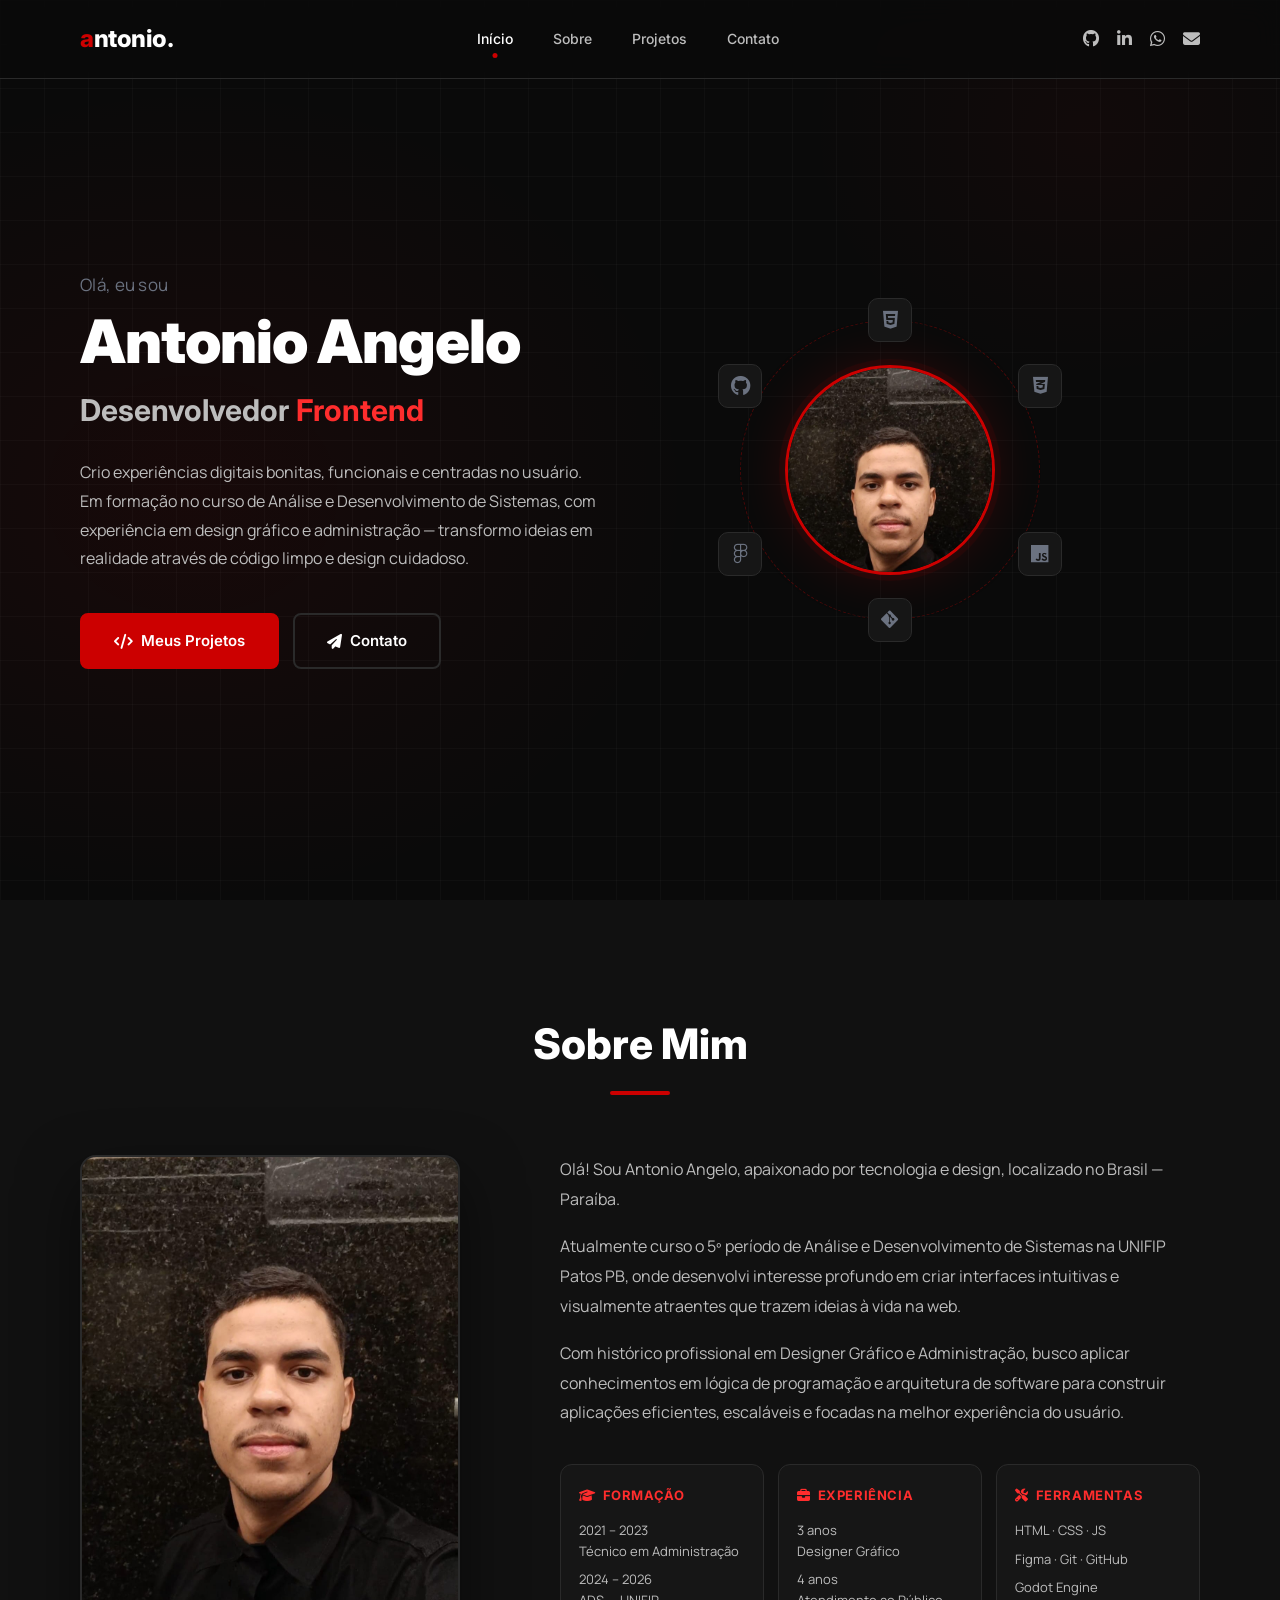
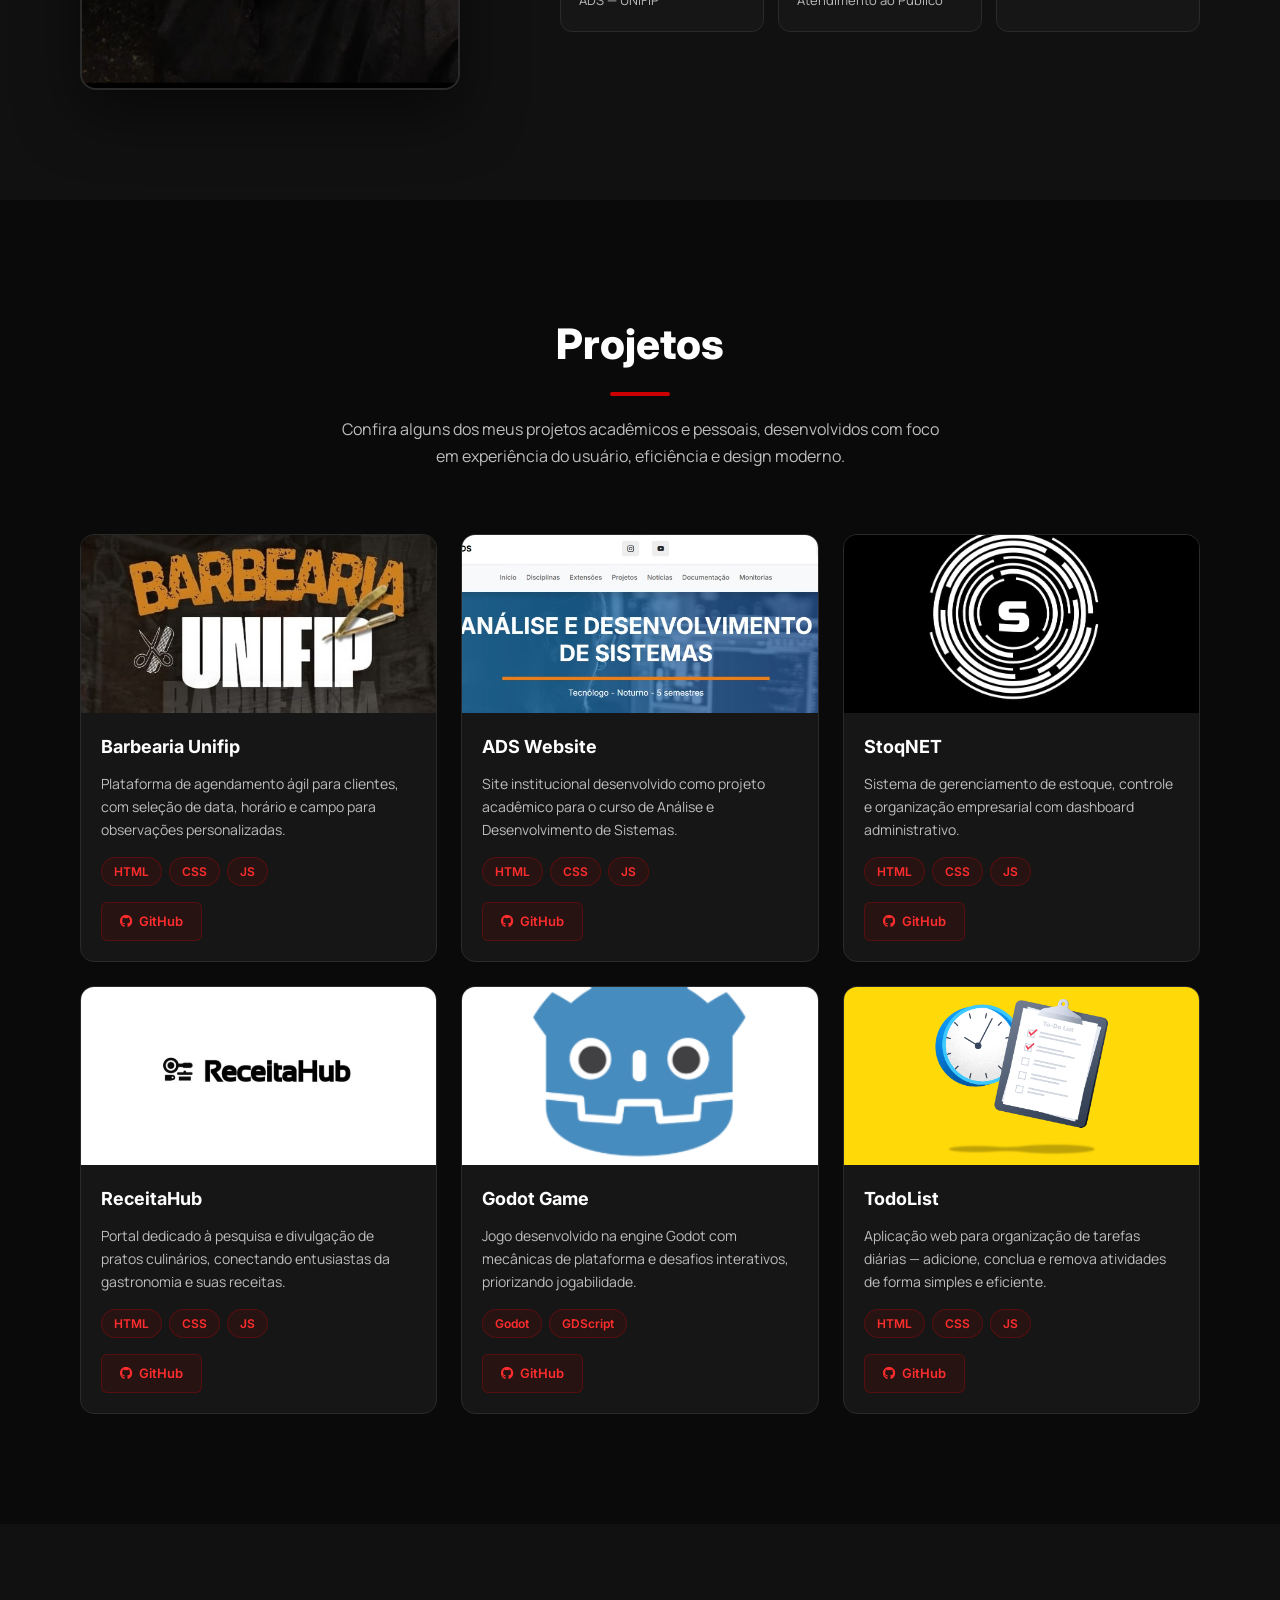
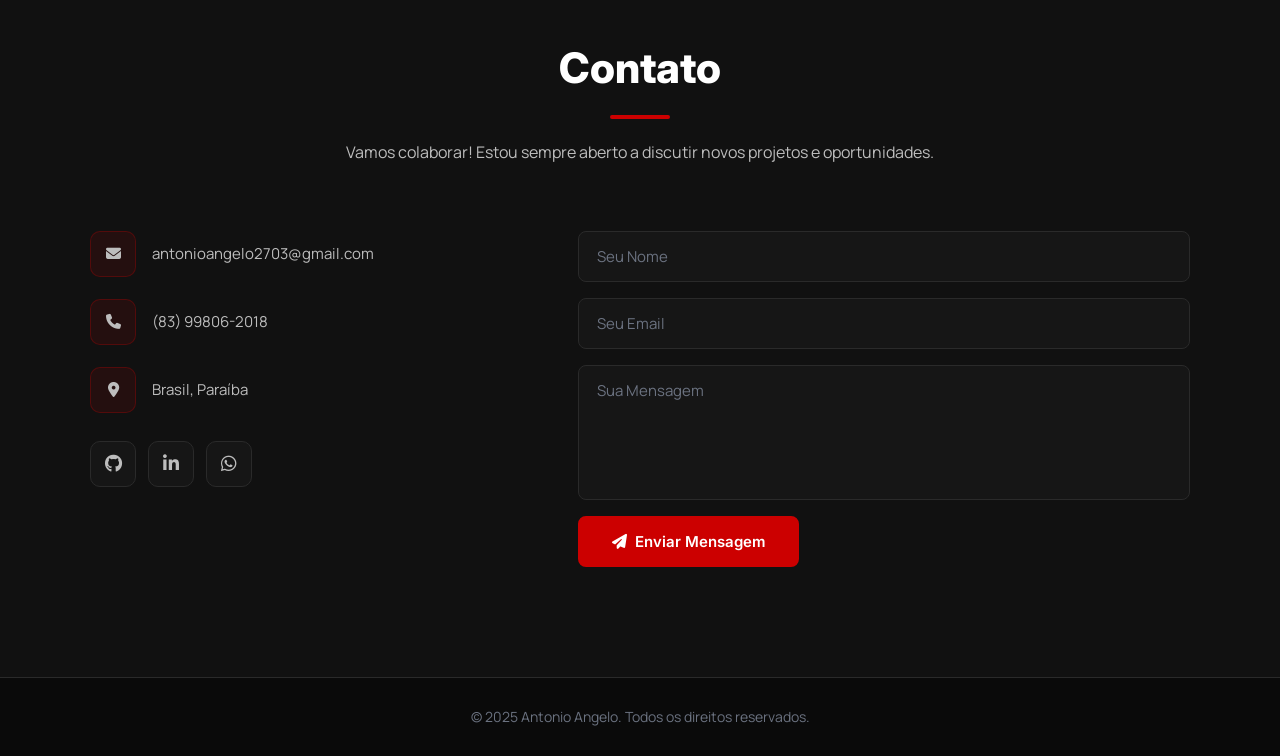
<file: Portfolio-main/index.html>
<!DOCTYPE html>
<html lang="pt-BR">
<head>
  <meta charset="UTF-8" />
  <meta name="viewport" content="width=device-width, initial-scale=1.0" />
  <meta name="description" content="Portfólio de Antonio Angelo — Desenvolvedor Frontend e Designer Gráfico." />
  <title>Antonio Angelo</title>
  <link rel="preconnect" href="https://fonts.googleapis.com" />
  <link rel="preconnect" href="https://fonts.gstatic.com" crossorigin />
  <link href="https://fonts.googleapis.com/css2?family=Inter:wght@300;400;500;600;700;800;900&family=Manrope:wght@300;400;500;600&display=swap" rel="stylesheet" />
  <link rel="stylesheet" href="https://cdnjs.cloudflare.com/ajax/libs/font-awesome/6.5.0/css/all.min.css" />
  <link rel="manifest" href="manifest.json" />
  <link rel="icon" href="favicon.ico" type="image/x-icon" />
  <link rel="stylesheet" href="styles.css" />
</head>
<body>

  <!-- Plugin VLibras para acessibilidade -->
  <div vw class="enabled">
    <div vw-access-button class="active"></div>
    <div vw-plugin-wrapper>
      <div class="vw-plugin-top-wrapper"></div>
    </div>
  </div>
  <script src="https://vlibras.gov.br/app/vlibras-plugin.js"></script>
  <script>new window.VLibras.Widget();</script>

  <!-- Cabeçalho -->
  <header>
    <nav class="navbar" id="navbar">
      <a href="#inicio" class="logo"><span>a</span>ntonio.</a>
      <ul class="menu">
        <li><a href="#inicio" class="nav-link active">Início</a></li>
        <li><a href="#sobre" class="nav-link">Sobre</a></li>
        <li><a href="#projetos" class="nav-link">Projetos</a></li>
        <li><a href="#contato" class="nav-link">Contato</a></li>
      </ul>
      <div class="nav-social">
        <a href="https://github.com/antoniofilho27032006anf" target="_blank" title="GitHub" aria-label="GitHub">
          <i class="fab fa-github"></i>
        </a>
        <a href="https://linkedin.com" target="_blank" title="LinkedIn" aria-label="LinkedIn">
          <i class="fab fa-linkedin-in"></i>
        </a>
        <a href="https://wa.me/5583998062018" target="_blank" title="WhatsApp" aria-label="WhatsApp">
          <i class="fab fa-whatsapp"></i>
        </a>
        <a href="mailto:antonioangelo2703@gmail.com" title="Email" aria-label="Email">
          <i class="fas fa-envelope"></i>
        </a>
      </div>
      <button class="menu-toggle" id="menu-toggle" aria-label="Abrir menu">
        <i class="fas fa-bars"></i>
      </button>
    </nav>
    <!-- Menu mobile -->
    <div class="mobile-menu" id="mobile-menu">
      <a href="#inicio" class="mobile-link">Início</a>
      <a href="#sobre" class="mobile-link">Sobre</a>
      <a href="#projetos" class="mobile-link">Projetos</a>
      <a href="#contato" class="mobile-link">Contato</a>
    </div>
  </header>

  <!-- Seção Principal -->
  <section id="inicio" class="hero">
    <div class="hero-content">
      <p class="hero-greeting">Olá, eu sou</p>
      <h1 class="hero-title">Antonio Angelo</h1>
      <h2 class="hero-subtitle">Desenvolvedor <span>Frontend</span></h2>
      <p class="hero-description">
        Crio experiências digitais bonitas, funcionais e centradas no usuário.
        Em formação no curso de Análise e Desenvolvimento de Sistemas, com
        experiência em design gráfico e administração — transformo ideias em
        realidade através de código limpo e design cuidadoso.
      </p>
      <div class="hero-buttons">
        <a href="#projetos" class="btn btn-primary">
          <i class="fas fa-code"></i> Meus Projetos
        </a>
        <a href="#contato" class="btn btn-outline">
          <i class="fas fa-paper-plane"></i> Contato
        </a>
      </div>
    </div>

    <div class="hero-visual">
      <div class="profile-orbit">
        <div class="orbit-ring"></div>
        <div class="profile-circle">
          <img src="assets/MinhaFoto.png" alt="Foto de Antonio Angelo" class="profile-img" />
        </div>
        <div class="tech-icons">
          <div class="tech-icon ti-1" title="HTML5"><i class="fab fa-html5"></i></div>
          <div class="tech-icon ti-2" title="CSS3"><i class="fab fa-css3-alt"></i></div>
          <div class="tech-icon ti-3" title="JavaScript"><i class="fab fa-js"></i></div>
          <div class="tech-icon ti-4" title="Git"><i class="fab fa-git-alt"></i></div>
          <div class="tech-icon ti-5" title="Figma"><i class="fab fa-figma"></i></div>
          <div class="tech-icon ti-6" title="GitHub"><i class="fab fa-github"></i></div>
        </div>
      </div>
    </div>
  </section>

  <!-- Sobre -->
  <section id="sobre" class="sobre">
    <h2 class="titulo-secao">Sobre Mim</h2>

    <div class="sobre-container">

      <div class="sobre-imagem">
        <img src="assets/MinhaFoto.png" alt="Foto de Antonio Angelo" />
      </div>

      <div class="sobre-conteudo">
        <p>
          Olá! Sou Antonio Angelo, apaixonado por tecnologia e design, localizado
          no Brasil — Paraíba.
        </p>
        <p>
          Atualmente curso o 5º período de Análise e Desenvolvimento de Sistemas
          na UNIFIP Patos PB, onde desenvolvi interesse profundo em criar interfaces
          intuitivas e visualmente atraentes que trazem ideias à vida na web.
        </p>
        <p>
          Com histórico profissional em Designer Gráfico e Administração, busco
          aplicar conhecimentos em lógica de programação e arquitetura de software
          para construir aplicações eficientes, escaláveis e focadas na melhor
          experiência do usuário.
        </p>

        <div class="sobre-cards">
          <div class="sobre-card">
            <h4><i class="fas fa-graduation-cap"></i> Formação</h4>
            <p>2021 – 2023<br />Técnico em Administração</p>
            <p>2024 – 2026<br />ADS — UNIFIP</p>
          </div>
          <div class="sobre-card">
            <h4><i class="fas fa-briefcase"></i> Experiência</h4>
            <p>3 anos<br />Designer Gráfico</p>
            <p>4 anos<br />Atendimento ao Público</p>
          </div>
          <div class="sobre-card">
            <h4><i class="fas fa-tools"></i> Ferramentas</h4>
            <p>HTML · CSS · JS</p>
            <p>Figma · Git · GitHub</p>
            <p>Godot Engine</p>
          </div>
        </div>
      </div>

    </div>
  </section>

  <!-- Projetos -->
  <section id="projetos" class="projetos">
    <h2 class="titulo-secao">Projetos</h2>
    <p class="titulo-subtexto">
      Confira alguns dos meus projetos acadêmicos e pessoais, desenvolvidos com
      foco em experiência do usuário, eficiência e design moderno.
    </p>

    <div class="grid-projetos">

      <div class="projeto-card">
        <div class="projeto-img-wrap">
          <img src="assets/BarbeariaUnifip.png" alt="Barbearia Unifip" class="projeto-img" />
        </div>
        <div class="projeto-info">
          <h3>Barbearia Unifip</h3>
          <p>Plataforma de agendamento ágil para clientes, com seleção de data, horário e campo para observações personalizadas.</p>
          <div class="projeto-tags">
            <span class="tag">HTML</span>
            <span class="tag">CSS</span>
            <span class="tag">JS</span>
          </div>
          <div class="projeto-links">
            <a href="https://github.com/antoniofilho27032006anf" target="_blank" class="btn-projeto">
              <i class="fab fa-github"></i> GitHub
            </a>
          </div>
        </div>
      </div>

      <div class="projeto-card">
        <div class="projeto-img-wrap">
          <img src="assets/SiteADS.png" alt="ADS Website" class="projeto-img" />
        </div>
        <div class="projeto-info">
          <h3>ADS Website</h3>
          <p>Site institucional desenvolvido como projeto acadêmico para o curso de Análise e Desenvolvimento de Sistemas.</p>
          <div class="projeto-tags">
            <span class="tag">HTML</span>
            <span class="tag">CSS</span>
            <span class="tag">JS</span>
          </div>
          <div class="projeto-links">
            <a href="https://github.com/antoniofilho27032006anf" target="_blank" class="btn-projeto">
              <i class="fab fa-github"></i> GitHub
            </a>
          </div>
        </div>
      </div>

      <div class="projeto-card">
        <div class="projeto-img-wrap">
          <img src="assets/StoqNET.png" alt="StoqNET" class="projeto-img" />
        </div>
        <div class="projeto-info">
          <h3>StoqNET</h3>
          <p>Sistema de gerenciamento de estoque, controle e organização empresarial com dashboard administrativo.</p>
          <div class="projeto-tags">
            <span class="tag">HTML</span>
            <span class="tag">CSS</span>
            <span class="tag">JS</span>
          </div>
          <div class="projeto-links">
            <a href="https://github.com/antoniofilho27032006anf" target="_blank" class="btn-projeto">
              <i class="fab fa-github"></i> GitHub
            </a>
          </div>
        </div>
      </div>

      <div class="projeto-card">
        <div class="projeto-img-wrap">
          <img src="assets/ReceitaHUB.png" alt="ReceitaHub" class="projeto-img" />
        </div>
        <div class="projeto-info">
          <h3>ReceitaHub</h3>
          <p>Portal dedicado à pesquisa e divulgação de pratos culinários, conectando entusiastas da gastronomia e suas receitas.</p>
          <div class="projeto-tags">
            <span class="tag">HTML</span>
            <span class="tag">CSS</span>
            <span class="tag">JS</span>
          </div>
          <div class="projeto-links">
            <a href="https://github.com/antoniofilho27032006anf" target="_blank" class="btn-projeto">
              <i class="fab fa-github"></i> GitHub
            </a>
          </div>
        </div>
      </div>

      <div class="projeto-card">
        <div class="projeto-img-wrap">
          <img src="assets/Godot.png" alt="Godot Game" class="projeto-img" />
        </div>
        <div class="projeto-info">
          <h3>Godot Game</h3>
          <p>Jogo desenvolvido na engine Godot com mecânicas de plataforma e desafios interativos, priorizando jogabilidade.</p>
          <div class="projeto-tags">
            <span class="tag">Godot</span>
            <span class="tag">GDScript</span>
          </div>
          <div class="projeto-links">
            <a href="https://github.com/antoniofilho27032006anf" target="_blank" class="btn-projeto">
              <i class="fab fa-github"></i> GitHub
            </a>
          </div>
        </div>
      </div>

      <div class="projeto-card">
        <div class="projeto-img-wrap">
          <img src="assets/TodoList.png" alt="TodoList" class="projeto-img" />
        </div>
        <div class="projeto-info">
          <h3>TodoList</h3>
          <p>Aplicação web para organização de tarefas diárias — adicione, conclua e remova atividades de forma simples e eficiente.</p>
          <div class="projeto-tags">
            <span class="tag">HTML</span>
            <span class="tag">CSS</span>
            <span class="tag">JS</span>
          </div>
          <div class="projeto-links">
            <a href="https://github.com/antoniofilho27032006anf" target="_blank" class="btn-projeto">
              <i class="fab fa-github"></i> GitHub
            </a>
          </div>
        </div>
      </div>

    </div>
  </section>

  <!-- Contato -->
  <section id="contato" class="contato">
    <h2 class="titulo-secao">Contato</h2>
    <p class="titulo-subtexto">
      Vamos colaborar! Estou sempre aberto a discutir novos projetos e oportunidades.
    </p>

    <div class="contato-container">

      <div class="contato-info">
        <div class="contato-item">
          <span class="contato-icon"><i class="fas fa-envelope"></i></span>
          <a href="mailto:antonioangelo2703@gmail.com">antonioangelo2703@gmail.com</a>
        </div>
        <div class="contato-item">
          <span class="contato-icon"><i class="fas fa-phone"></i></span>
          <a href="https://wa.me/5583998062018" target="_blank">(83) 99806-2018</a>
        </div>
        <div class="contato-item">
          <span class="contato-icon"><i class="fas fa-map-marker-alt"></i></span>
          <span>Brasil, Paraíba</span>
        </div>
        <div class="contato-social">
          <a href="https://github.com/antoniofilho27032006anf" target="_blank" class="social-icon" aria-label="GitHub">
            <i class="fab fa-github"></i>
          </a>
          <a href="https://linkedin.com" target="_blank" class="social-icon" aria-label="LinkedIn">
            <i class="fab fa-linkedin-in"></i>
          </a>
          <a href="https://wa.me/5583998062018" target="_blank" class="social-icon" aria-label="WhatsApp">
            <i class="fab fa-whatsapp"></i>
          </a>
        </div>
      </div>

      <form class="contato-form" id="contato-form">
        <input type="text" placeholder="Seu Nome" class="form-input" required />
        <input type="email" placeholder="Seu Email" class="form-input" required />
        <textarea placeholder="Sua Mensagem" class="form-textarea" rows="5" required></textarea>
        <button type="submit" class="btn btn-primary">
          <i class="fas fa-paper-plane"></i> Enviar Mensagem
        </button>
      </form>

    </div>
  </section>

  <!-- Rodapé -->
  <footer>
    <p>&copy; 2025 Antonio Angelo. Todos os direitos reservados.</p>
  </footer>

  <script>
    // Active nav link on scroll
    const sections = document.querySelectorAll('section[id]');
    const navLinks = document.querySelectorAll('.nav-link');

    const setActiveLink = () => {
      let current = 'inicio';
      sections.forEach(section => {
        if (window.scrollY >= section.offsetTop - 250) {
          current = section.getAttribute('id');
        }
      });
      navLinks.forEach(link => {
        link.classList.remove('active');
        if (link.getAttribute('href') === '#' + current) {
          link.classList.add('active');
        }
      });
    };

    // Navbar scroll effect
    const navbar = document.getElementById('navbar');
    const handleScroll = () => {
      navbar.classList.toggle('scrolled', window.scrollY > 50);
      setActiveLink();
    };

    window.addEventListener('scroll', handleScroll);

    // Mobile menu toggle
    const menuToggle = document.getElementById('menu-toggle');
    const mobileMenu = document.getElementById('mobile-menu');

    menuToggle.addEventListener('click', () => {
      mobileMenu.classList.toggle('open');
      const icon = menuToggle.querySelector('i');
      icon.className = mobileMenu.classList.contains('open') ? 'fas fa-times' : 'fas fa-bars';
    });

    document.querySelectorAll('.mobile-link').forEach(link => {
      link.addEventListener('click', () => {
        mobileMenu.classList.remove('open');
        menuToggle.querySelector('i').className = 'fas fa-bars';
      });
    });

    // Contact form feedback
    document.getElementById('contato-form').addEventListener('submit', (e) => {
      e.preventDefault();
      const btn = e.target.querySelector('button[type="submit"]');
      btn.innerHTML = '<i class="fas fa-check"></i> Mensagem Enviada!';
      btn.style.background = '#16a34a';
      setTimeout(() => {
        btn.innerHTML = '<i class="fas fa-paper-plane"></i> Enviar Mensagem';
        btn.style.background = '';
        e.target.reset();
      }, 3000);
    });
  </script>
</body>
</html>
</file>
<file: Portfolio-main/styles.css>
/* =============================================
   VARIÁVEIS GLOBAIS
   ============================================= */
:root {
  --bg-primary:    #0a0a0a;
  --bg-secondary:  #111111;
  --bg-card:       #161616;
  --accent:        #cc0000;
  --accent-bright: #ff2d2d;
  --text-primary:  #ffffff;
  --text-secondary:#bdbdbd;
  --text-muted:    #6b7280;
  --border:        #2a2a2a;
  --shadow-red:    rgba(204, 0, 0, 0.18);
  --radius:        12px;
  --radius-sm:     8px;
  --transition:    0.3s ease;
}

/* =============================================
   RESET E BASE
   ============================================= */
*, *::before, *::after {
  margin: 0;
  padding: 0;
  box-sizing: border-box;
}

html {
  scroll-behavior: smooth;
}

body {
  font-family: 'Inter', sans-serif;
  background-color: var(--bg-primary);
  color: var(--text-primary);
  line-height: 1.6;
  overflow-x: hidden;
}

a {
  text-decoration: none;
  color: inherit;
}

img {
  max-width: 100%;
  display: block;
}

/* =============================================
   NAVBAR
   ============================================= */
header {
  position: fixed;
  top: 0;
  left: 0;
  right: 0;
  z-index: 1000;
}

.navbar {
  display: flex;
  align-items: center;
  justify-content: space-between;
  padding: 20px 80px;
  background: rgba(10, 10, 10, 0.75);
  backdrop-filter: blur(14px);
  -webkit-backdrop-filter: blur(14px);
  border-bottom: 1px solid var(--border);
  transition: padding var(--transition), background var(--transition), border-color var(--transition);
}

.navbar.scrolled {
  padding: 14px 80px;
  background: rgba(10, 10, 10, 0.97);
  border-bottom-color: var(--accent);
}

/* Logo */
.logo {
  font-size: 24px;
  font-weight: 800;
  letter-spacing: -0.5px;
  color: var(--text-primary);
  transition: opacity var(--transition);
}

.logo span {
  color: var(--accent);
}

.logo:hover {
  opacity: 0.85;
}

/* Nav links */
.menu {
  list-style: none;
  display: flex;
  gap: 4px;
}

.nav-link {
  display: block;
  padding: 8px 18px;
  border-radius: 6px;
  font-size: 14px;
  font-weight: 500;
  color: var(--text-secondary);
  transition: color var(--transition);
  position: relative;
}

.nav-link:hover {
  color: var(--text-primary);
}

.nav-link.active {
  color: var(--text-primary);
}

.nav-link.active::after {
  content: '';
  position: absolute;
  bottom: 0;
  left: 50%;
  transform: translateX(-50%);
  width: 5px;
  height: 5px;
  background: var(--accent);
  border-radius: 50%;
}

/* Social icons */
.nav-social {
  display: flex;
  align-items: center;
  gap: 18px;
}

.nav-social a {
  color: var(--text-secondary);
  font-size: 17px;
  transition: color var(--transition), transform var(--transition);
}

.nav-social a:hover {
  color: var(--accent-bright);
  transform: translateY(-2px);
}

/* Mobile toggle button */
.menu-toggle {
  display: none;
  background: none;
  border: none;
  color: var(--text-primary);
  font-size: 22px;
  cursor: pointer;
  padding: 4px;
}

/* Mobile menu */
.mobile-menu {
  display: none;
  flex-direction: column;
  background: rgba(10, 10, 10, 0.97);
  border-bottom: 1px solid var(--border);
  padding: 0;
  max-height: 0;
  overflow: hidden;
  transition: max-height 0.35s ease, padding 0.35s ease;
}

.mobile-menu.open {
  max-height: 300px;
  padding: 12px 0;
}

.mobile-link {
  padding: 14px 28px;
  font-size: 16px;
  font-weight: 500;
  color: var(--text-secondary);
  border-bottom: 1px solid var(--border);
  transition: color var(--transition), background var(--transition);
}

.mobile-link:last-child {
  border-bottom: none;
}

.mobile-link:hover {
  color: var(--text-primary);
  background: rgba(204, 0, 0, 0.06);
}

/* =============================================
   TÍTULOS DE SEÇÃO
   ============================================= */
.titulo-secao {
  font-size: 42px;
  font-weight: 800;
  text-align: center;
  color: var(--text-primary);
  margin-bottom: 14px;
}

.titulo-secao::after {
  content: '';
  display: block;
  width: 60px;
  height: 4px;
  background: var(--accent);
  border-radius: 2px;
  margin: 14px auto 0;
}

.titulo-subtexto {
  text-align: center;
  color: var(--text-secondary);
  font-size: 16px;
  font-family: 'Manrope', sans-serif;
  max-width: 620px;
  margin: 20px auto 64px;
  line-height: 1.7;
}

/* =============================================
   BOTÕES
   ============================================= */
.btn {
  display: inline-flex;
  align-items: center;
  gap: 8px;
  padding: 14px 32px;
  border-radius: var(--radius-sm);
  font-size: 15px;
  font-weight: 600;
  cursor: pointer;
  transition: all var(--transition);
  border: 2px solid transparent;
  font-family: 'Inter', sans-serif;
  text-decoration: none;
}

.btn-primary {
  background: var(--accent);
  color: #fff;
  border-color: var(--accent);
}

.btn-primary:hover {
  background: var(--accent-bright);
  border-color: var(--accent-bright);
  transform: translateY(-2px);
  box-shadow: 0 8px 28px var(--shadow-red);
}

.btn-outline {
  background: transparent;
  color: var(--text-primary);
  border-color: var(--border);
}

.btn-outline:hover {
  border-color: var(--accent);
  color: var(--accent-bright);
  transform: translateY(-2px);
}

/* =============================================
   SEÇÃO HERO
   ============================================= */
.hero {
  min-height: 100vh;
  display: flex;
  align-items: center;
  padding: 120px 80px 80px;
  gap: 60px;
  position: relative;
  overflow: hidden;
}

/* Gradiente de fundo sutil */
.hero::before {
  content: '';
  position: absolute;
  inset: 0;
  background:
    radial-gradient(ellipse 60% 70% at 15% 55%, rgba(204,0,0,0.07) 0%, transparent 65%),
    radial-gradient(ellipse 40% 50% at 85% 15%, rgba(204,0,0,0.04) 0%, transparent 55%);
  pointer-events: none;
}

/* Grade de fundo */
.hero::after {
  content: '';
  position: absolute;
  inset: 0;
  background-image:
    linear-gradient(rgba(255,255,255,0.025) 1px, transparent 1px),
    linear-gradient(90deg, rgba(255,255,255,0.025) 1px, transparent 1px);
  background-size: 44px 44px;
  pointer-events: none;
  z-index: 0;
}

.hero-content,
.hero-visual {
  position: relative;
  z-index: 1;
}

.hero-content {
  flex: 1;
  max-width: 580px;
}

.hero-greeting {
  font-size: 17px;
  color: var(--text-muted);
  font-family: 'Manrope', sans-serif;
  margin-bottom: 10px;
  letter-spacing: 0.3px;
}

.hero-title {
  font-size: 60px;
  font-weight: 900;
  line-height: 1.1;
  margin-bottom: 12px;
  color: var(--text-primary);
  letter-spacing: -1px;
}

.hero-subtitle {
  font-size: 30px;
  font-weight: 700;
  color: var(--text-secondary);
  margin-bottom: 24px;
}

.hero-subtitle span {
  color: var(--accent-bright);
}

.hero-description {
  font-size: 16px;
  color: var(--text-secondary);
  line-height: 1.8;
  font-family: 'Manrope', sans-serif;
  max-width: 520px;
  margin-bottom: 40px;
}

.hero-buttons {
  display: flex;
  gap: 14px;
  flex-wrap: wrap;
}

/* =============================================
   PERFIL COM ÓRBITA
   ============================================= */
.hero-visual {
  flex: 0 0 auto;
  display: flex;
  align-items: center;
  justify-content: center;
}

.profile-orbit {
  position: relative;
  width: 340px;
  height: 340px;
  display: flex;
  align-items: center;
  justify-content: center;
}

.profile-circle {
  width: 210px;
  height: 210px;
  border-radius: 50%;
  overflow: hidden;
  position: relative;
  z-index: 2;
  border: 3px solid var(--accent);
  box-shadow:
    0 0 0 6px rgba(204,0,0,0.08),
    0 0 50px var(--shadow-red);
}

.profile-img {
  width: 100%;
  height: 100%;
  object-fit: cover;
  object-position: top center;
}

/* Anel giratório */
.orbit-ring {
  position: absolute;
  width: 300px;
  height: 300px;
  border-radius: 50%;
  border: 1px dashed rgba(204, 0, 0, 0.35);
  animation: ring-spin 22s linear infinite;
  z-index: 1;
}

@keyframes ring-spin {
  from { transform: rotate(0deg); }
  to   { transform: rotate(360deg); }
}

/* Ícones de tecnologia */
.tech-icons {
  position: absolute;
  width: 300px;
  height: 300px;
  z-index: 3;
}

.tech-icon {
  position: absolute;
  width: 44px;
  height: 44px;
  background: var(--bg-card);
  border: 1px solid var(--border);
  border-radius: 10px;
  display: flex;
  align-items: center;
  justify-content: center;
  font-size: 20px;
  color: var(--text-muted);
  cursor: default;
  transition: color var(--transition), border-color var(--transition), transform var(--transition), box-shadow var(--transition);
}

.tech-icon:hover {
  color: var(--accent-bright);
  border-color: var(--accent);
  transform: scale(1.15);
  box-shadow: 0 4px 16px var(--shadow-red);
}

/* Posições dos 6 ícones no anel (raio ~128px, centro 150px) */
.ti-1 { top:  -22px; left: 128px; }  /* topo  */
.ti-2 { top:   44px; right: -22px; } /* direita-topo */
.ti-3 { bottom: 44px; right: -22px; }/* direita-baixo */
.ti-4 { bottom: -22px; left: 128px; }/* base */
.ti-5 { bottom: 44px; left: -22px; } /* esquerda-baixo */
.ti-6 { top:   44px; left: -22px; }  /* esquerda-topo */

/* =============================================
   SEÇÃO SOBRE
   ============================================= */
.sobre {
  padding: 110px 80px;
  background: var(--bg-secondary);
}

.sobre-container {
  display: grid;
  grid-template-columns: 1fr 1.6fr;
  gap: 80px;
  align-items: start;
  max-width: 1200px;
  margin: 60px auto 0;
}

.sobre-imagem {
  position: sticky;
  top: 120px;
}

.sobre-imagem img {
  width: 100%;
  max-width: 380px;
  border-radius: 16px;
  border: 2px solid var(--border);
  box-shadow: 0 24px 60px rgba(0,0,0,0.5);
  transition: border-color var(--transition);
}

.sobre-imagem img:hover {
  border-color: var(--accent);
}

.sobre-conteudo p {
  font-size: 16px;
  color: var(--text-secondary);
  line-height: 1.85;
  font-family: 'Manrope', sans-serif;
  margin-bottom: 18px;
}

/* Cards de info */
.sobre-cards {
  display: grid;
  grid-template-columns: repeat(3, 1fr);
  gap: 14px;
  margin-top: 36px;
}

.sobre-card {
  background: var(--bg-card);
  border: 1px solid var(--border);
  border-radius: var(--radius);
  padding: 20px 18px;
  transition: border-color var(--transition), transform var(--transition);
}

.sobre-card:hover {
  border-color: var(--accent);
  transform: translateY(-4px);
}

.sobre-card h4 {
  display: flex;
  align-items: center;
  gap: 7px;
  font-size: 13px;
  font-weight: 700;
  color: var(--accent-bright);
  text-transform: uppercase;
  letter-spacing: 0.6px;
  margin-bottom: 14px;
}

.sobre-card p {
  font-size: 13px !important;
  color: var(--text-secondary) !important;
  line-height: 1.6 !important;
  margin-bottom: 8px !important;
  font-family: 'Manrope', sans-serif;
}

.sobre-card p:last-child {
  margin-bottom: 0 !important;
}

/* =============================================
   SEÇÃO PROJETOS
   ============================================= */
.projetos {
  padding: 110px 80px;
  background: var(--bg-primary);
}

.grid-projetos {
  display: grid;
  grid-template-columns: repeat(3, 1fr);
  gap: 24px;
  max-width: 1200px;
  margin: 0 auto;
}

.projeto-card {
  background: var(--bg-card);
  border: 1px solid var(--border);
  border-radius: 14px;
  overflow: hidden;
  display: flex;
  flex-direction: column;
  transition: border-color var(--transition), transform var(--transition), box-shadow var(--transition);
}

.projeto-card:hover {
  border-color: var(--accent);
  transform: translateY(-6px);
  box-shadow: 0 18px 48px rgba(204,0,0,0.14);
}

.projeto-img-wrap {
  overflow: hidden;
  height: 178px;
  flex-shrink: 0;
}

.projeto-img {
  width: 100%;
  height: 100%;
  object-fit: cover;
  transition: transform 0.45s ease;
}

.projeto-card:hover .projeto-img {
  transform: scale(1.07);
}

.projeto-info {
  padding: 20px;
  display: flex;
  flex-direction: column;
  flex: 1;
}

.projeto-info h3 {
  font-size: 18px;
  font-weight: 700;
  color: var(--text-primary);
  margin-bottom: 10px;
  transition: color var(--transition);
}

.projeto-card:hover .projeto-info h3 {
  color: var(--accent-bright);
}

.projeto-info p {
  font-size: 14px;
  color: var(--text-secondary);
  line-height: 1.65;
  font-family: 'Manrope', sans-serif;
  margin-bottom: 16px;
  flex: 1;
}

.projeto-tags {
  display: flex;
  flex-wrap: wrap;
  gap: 7px;
  margin-bottom: 16px;
}

.tag {
  font-size: 12px;
  font-weight: 600;
  padding: 4px 12px;
  border-radius: 20px;
  background: rgba(204, 0, 0, 0.1);
  color: var(--accent-bright);
  border: 1px solid rgba(204, 0, 0, 0.28);
  font-family: 'Inter', sans-serif;
}

.projeto-links {
  display: flex;
  gap: 10px;
}

.btn-projeto {
  display: inline-flex;
  align-items: center;
  gap: 6px;
  padding: 8px 18px;
  border-radius: 6px;
  font-size: 13px;
  font-weight: 600;
  background: rgba(204,0,0,0.1);
  color: var(--accent-bright);
  border: 1px solid rgba(204,0,0,0.28);
  transition: all var(--transition);
  font-family: 'Inter', sans-serif;
}

.btn-projeto:hover {
  background: var(--accent);
  border-color: var(--accent);
  color: #fff;
  transform: translateY(-1px);
}

/* =============================================
   SEÇÃO CONTATO
   ============================================= */
.contato {
  padding: 110px 80px;
  background: var(--bg-secondary);
}

.contato-container {
  display: grid;
  grid-template-columns: 1fr 1.5fr;
  gap: 80px;
  max-width: 1100px;
  margin: 60px auto 0;
  align-items: start;
}

/* Informações de contato */
.contato-info {
  display: flex;
  flex-direction: column;
  gap: 22px;
}

.contato-item {
  display: flex;
  align-items: center;
  gap: 16px;
}

.contato-icon {
  width: 46px;
  height: 46px;
  background: rgba(204,0,0,0.1);
  border: 1px solid rgba(204,0,0,0.28);
  border-radius: 10px;
  display: inline-flex;
  align-items: center;
  justify-content: center;
  color: var(--accent-bright);
  font-size: 16px;
  flex-shrink: 0;
  transition: background var(--transition), border-color var(--transition);
}

.contato-item:hover .contato-icon {
  background: var(--accent);
  border-color: var(--accent);
  color: #fff;
}

.contato-item a,
.contato-item span {
  font-size: 15px;
  color: var(--text-secondary);
  transition: color var(--transition);
  font-family: 'Manrope', sans-serif;
}

.contato-item a:hover {
  color: var(--accent-bright);
}

.contato-social {
  display: flex;
  gap: 12px;
  margin-top: 6px;
}

.social-icon {
  width: 46px;
  height: 46px;
  background: var(--bg-card);
  border: 1px solid var(--border);
  border-radius: 10px;
  display: inline-flex;
  align-items: center;
  justify-content: center;
  font-size: 18px;
  color: var(--text-secondary);
  transition: all var(--transition);
}

.social-icon:hover {
  background: var(--accent);
  border-color: var(--accent);
  color: #fff;
  transform: translateY(-3px);
  box-shadow: 0 6px 20px var(--shadow-red);
}

/* Formulário */
.contato-form {
  display: flex;
  flex-direction: column;
  gap: 16px;
}

.form-input,
.form-textarea {
  width: 100%;
  padding: 14px 18px;
  background: var(--bg-card);
  border: 1px solid var(--border);
  border-radius: var(--radius-sm);
  color: var(--text-primary);
  font-family: 'Manrope', sans-serif;
  font-size: 15px;
  transition: border-color var(--transition), box-shadow var(--transition);
  resize: none;
}

.form-input:focus,
.form-textarea:focus {
  outline: none;
  border-color: var(--accent);
  box-shadow: 0 0 0 3px rgba(204,0,0,0.1);
}

.form-input::placeholder,
.form-textarea::placeholder {
  color: var(--text-muted);
}

.contato-form .btn {
  align-self: flex-start;
}

/* =============================================
   RODAPÉ
   ============================================= */
footer {
  padding: 28px 40px;
  text-align: center;
  background: var(--bg-primary);
  border-top: 1px solid var(--border);
  color: var(--text-muted);
  font-size: 14px;
  font-family: 'Manrope', sans-serif;
}

/* =============================================
   RESPONSIVIDADE
   ============================================= */
@media (max-width: 1100px) {
  .navbar,
  .navbar.scrolled { padding-left: 40px; padding-right: 40px; }

  .hero { padding: 120px 40px 80px; gap: 40px; }

  .hero-title    { font-size: 50px; }
  .hero-subtitle { font-size: 26px; }

  .sobre,
  .projetos,
  .contato { padding-left: 40px; padding-right: 40px; }

  .grid-projetos { grid-template-columns: repeat(2, 1fr); }

  .sobre-cards { grid-template-columns: repeat(2, 1fr); }
}

@media (max-width: 768px) {
  /* Navbar mobile */
  .navbar { padding: 16px 24px; }
  .navbar.scrolled { padding: 12px 24px; }

  .menu,
  .nav-social { display: none; }

  .menu-toggle { display: flex; }

  .mobile-menu { display: flex; }

  /* Hero mobile */
  .hero {
    flex-direction: column-reverse;
    padding: 100px 24px 60px;
    gap: 36px;
    text-align: center;
    min-height: auto;
  }

  .hero-title    { font-size: 38px; }
  .hero-subtitle { font-size: 22px; }
  .hero-description { font-size: 15px; margin-left: auto; margin-right: auto; }
  .hero-buttons  { justify-content: center; }

  /* Orbit mobile */
  .profile-orbit { width: 270px; height: 270px; }
  .profile-circle { width: 170px; height: 170px; }
  .orbit-ring { width: 240px; height: 240px; }
  .tech-icons { width: 240px; height: 240px; }

  .ti-1 { top:  -22px; left: 98px; }
  .ti-2 { top:   36px; right: -22px; }
  .ti-3 { bottom: 36px; right: -22px; }
  .ti-4 { bottom: -22px; left: 98px; }
  .ti-5 { bottom: 36px; left: -22px; }
  .ti-6 { top:   36px; left: -22px; }

  /* Sobre mobile */
  .sobre { padding: 70px 24px; }
  .sobre-container {
    grid-template-columns: 1fr;
    gap: 40px;
  }
  .sobre-imagem {
    position: static;
    text-align: center;
  }
  .sobre-imagem img { max-width: 260px; margin: 0 auto; }
  .sobre-cards { grid-template-columns: 1fr; }

  /* Projetos mobile */
  .projetos { padding: 70px 24px; }
  .grid-projetos { grid-template-columns: 1fr; }

  /* Contato mobile */
  .contato { padding: 70px 24px; }
  .contato-container {
    grid-template-columns: 1fr;
    gap: 40px;
  }
  .contato-form .btn { align-self: stretch; justify-content: center; }

  /* Títulos mobile */
  .titulo-secao { font-size: 32px; }
  .titulo-subtexto { margin-bottom: 40px; }
}

@media (max-width: 400px) {
  .hero-title { font-size: 32px; }
  .btn { padding: 12px 22px; font-size: 14px; }
  .profile-orbit { width: 230px; height: 230px; }
  .profile-circle { width: 145px; height: 145px; }
  .orbit-ring, .tech-icons { width: 205px; height: 205px; }
  .ti-1 { left: 80px; }
  .ti-4 { left: 80px; }
}
</file>
